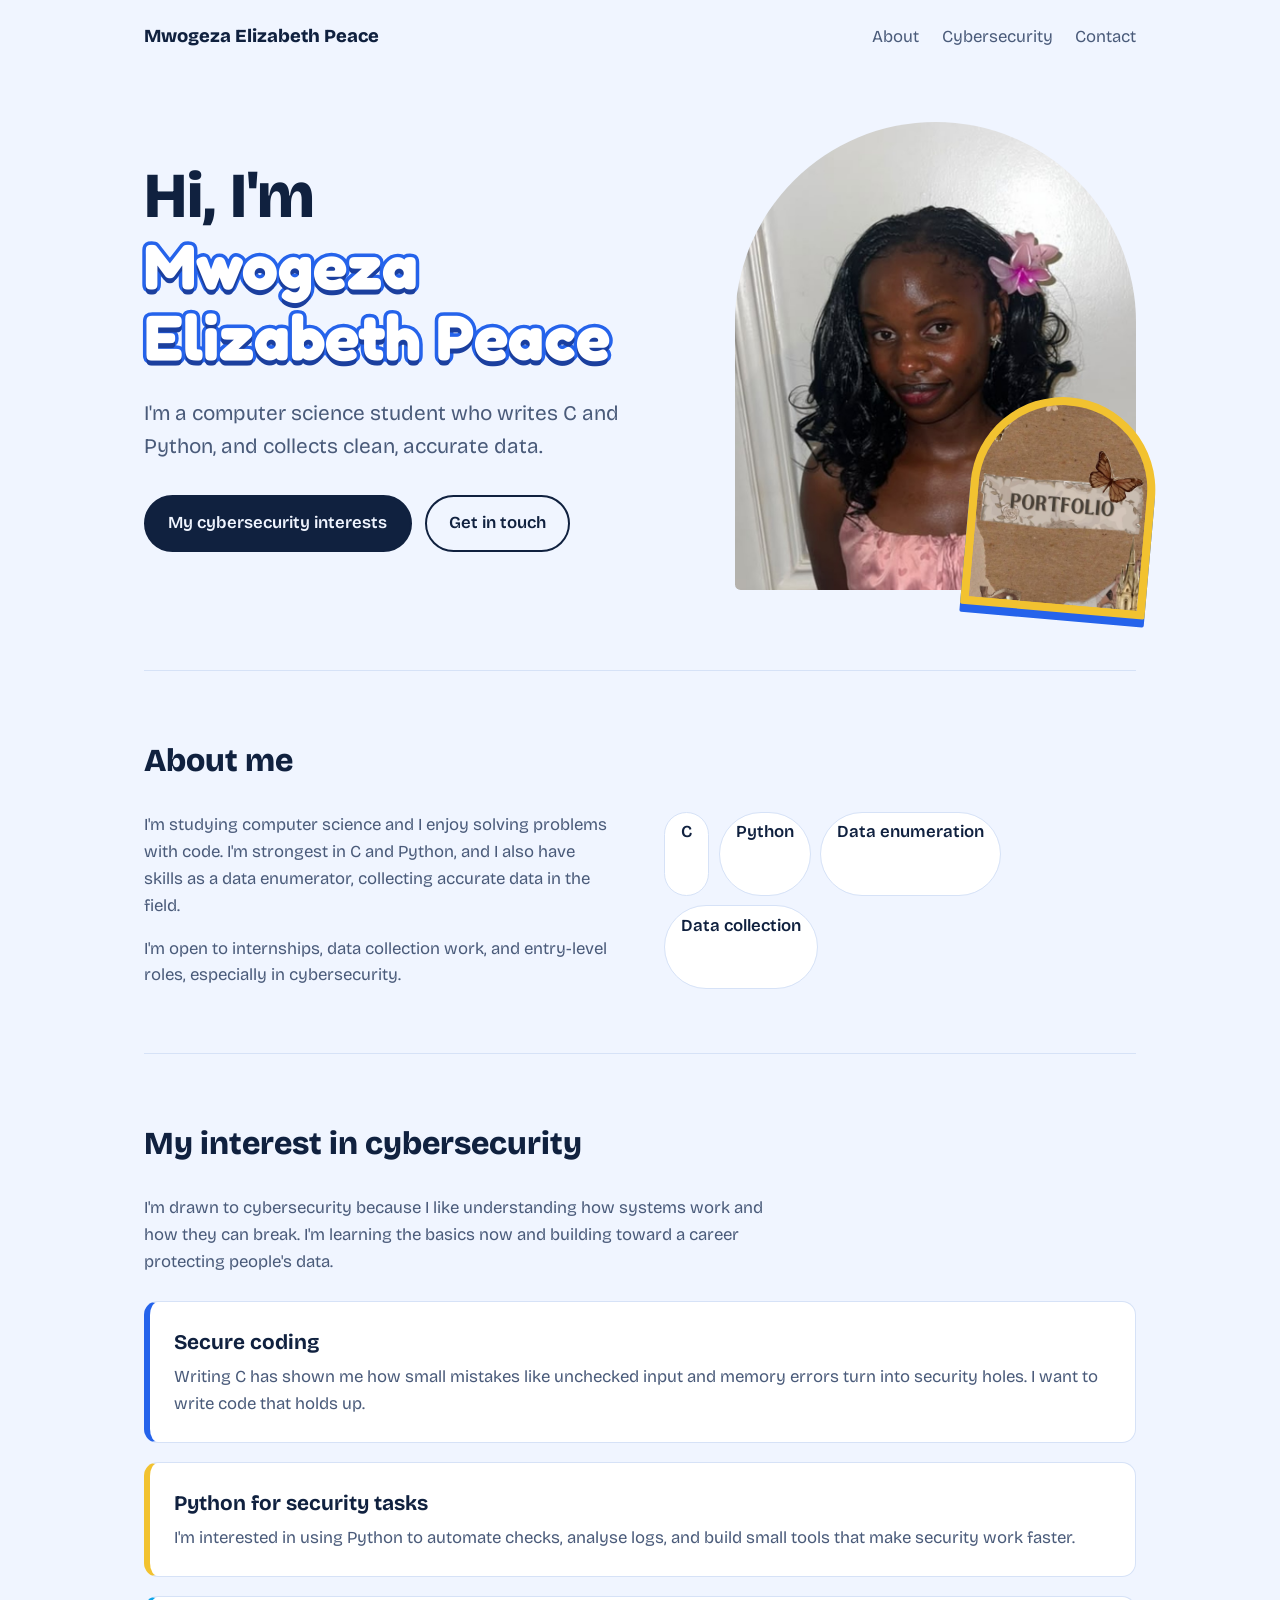
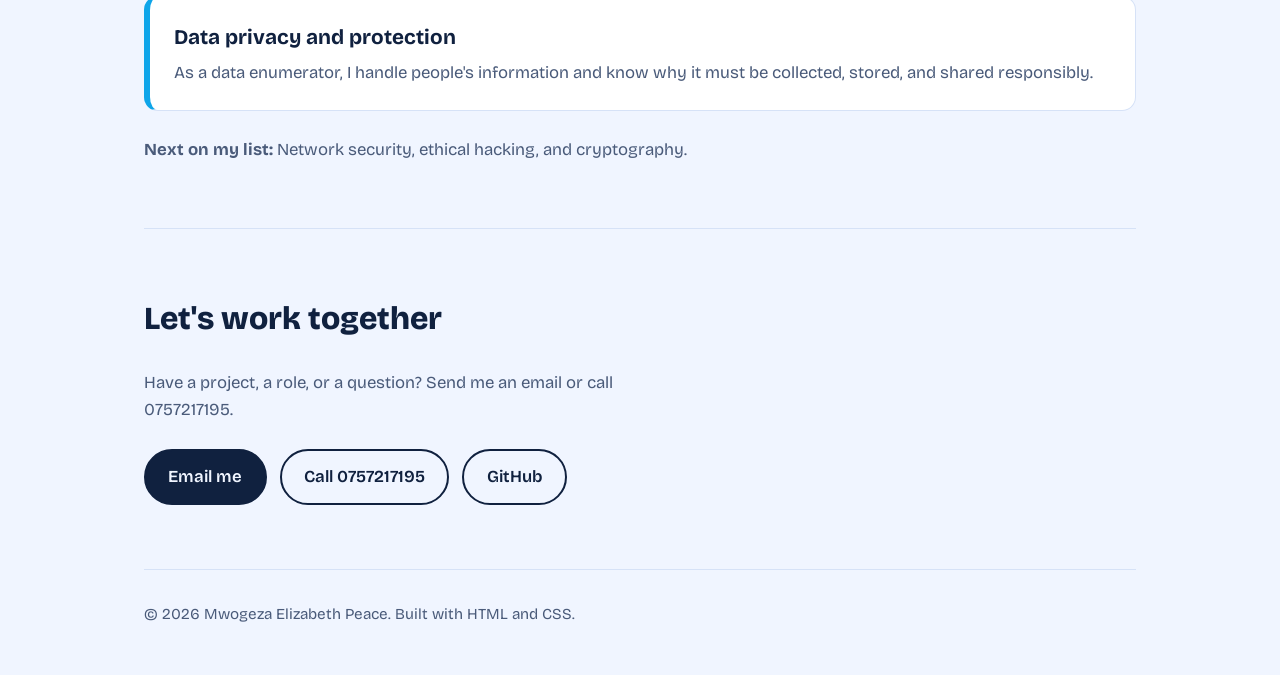
<file: index.html>
<!DOCTYPE html>
<html lang="en">
<head>
  <meta charset="utf-8">
  <meta name="viewport" content="width=device-width, initial-scale=1">

  <title>Mwogeza Elizabeth Peace | Computer Science Student</title>

  <link rel="icon" href="favicon.png">

  <link href="https://fonts.googleapis.com/css2?family=Bricolage+Grotesque:wght@400;600;800&family=Fredoka:wght@700&display=swap" rel="stylesheet">

  <link rel="stylesheet" href="style.css">
</head>

<body>
<div class="wrap">

  <!-- Navigation -->
  <nav>
    <b>Mwogeza Elizabeth Peace</b>

    <ul>
      <li><a href="#about">About</a></li>
      <li><a href="#cyber">Cybersecurity</a></li>
      <li><a href="#contact">Contact</a></li>
    </ul>
  </nav>

  <!-- Welcome section -->
  <header class="hero">
    <div>
      <h1>
        Hi, I'm
        <span class="bubble">Mwogeza Elizabeth Peace</span>
      </h1>

      <p class="lead">
        I'm a computer science student who writes C and Python,
        and collects clean, accurate data.
      </p>

      <div class="btns">
        <a class="btn main" href="#cyber">
          My cybersecurity interests
        </a>

        <a class="btn" href="#contact">
          Get in touch
        </a>
      </div>
    </div>

    <!-- Two portfolio images -->
    <div class="photo">
      <img
        src="profile_picture.jpg"
        alt="Profile picture of Mwogeza Elizabeth Peace"
        class="profile-img"
      >

      <div class="tag">
        <img
          src="portfolio_cover.jpg"
          alt="Portfolio cover of Mwogeza Elizabeth Peace"
          class="cover-img"
        >
      </div>
    </div>
  </header>

  <!-- About section -->
  <section id="about">
    <h2>About me</h2>

    <div class="about">
      <div>
        <p>
          I'm studying computer science and I enjoy solving problems
          with code. I'm strongest in C and Python, and I also have
          skills as a data enumerator, collecting accurate data in the field.
        </p>

        <p>
          I'm open to internships, data collection work, and
          entry-level roles, especially in cybersecurity.
        </p>
      </div>

      <ul class="chips">
        <li>C</li>
        <li>Python</li>
        <li>Data enumeration</li>
        <li>Data collection</li>
      </ul>
    </div>
  </section>

  <!-- Cybersecurity section -->
  <section id="cyber">
    <h2>My interest in cybersecurity</h2>

    <p class="intro">
      I'm drawn to cybersecurity because I like understanding how
      systems work and how they can break. I'm learning the basics
      now and building toward a career protecting people's data.
    </p>

    <div class="cards">

      <div class="card">
        <h3>Secure coding</h3>

        <p>
          Writing C has shown me how small mistakes like unchecked
          input and memory errors turn into security holes.
          I want to write code that holds up.
        </p>
      </div>

      <div class="card">
        <h3>Python for security tasks</h3>

        <p>
          I'm interested in using Python to automate checks,
          analyse logs, and build small tools that make security
          work faster.
        </p>
      </div>

      <div class="card">
        <h3>Data privacy and protection</h3>

        <p>
          As a data enumerator, I handle people's information
          and know why it must be collected, stored, and shared responsibly.
        </p>
      </div>

    </div>

    <p class="next">
      <b>Next on my list:</b>
      Network security, ethical hacking, and cryptography.
    </p>
  </section>

  <!-- Contact section -->
  <section id="contact" class="contact">
    <h2>Let's work together</h2>

    <p>
      Have a project, a role, or a question?
      Send me an email or call 0757217195.
    </p>

    <div class="btns">
      <a class="btn main" href="mailto:peaceeliza4@gmail.com">
        Email me
      </a>

      <a class="btn" href="tel:0757217195">
        Call 0757217195
      </a>

      <a class="btn"
         href="https://github.com/peaceeliza4-svg"
         target="_blank"
         rel="noopener noreferrer">
        GitHub
      </a>
    </div>
  </section>

  <!-- Footer -->
  <footer>
    &copy; 2026 Mwogeza Elizabeth Peace.
    Built with HTML and CSS.
  </footer>

</div>
</body>
</html>
</file>
<file: style.css>
:root{
  --bg:#f0f5ff; --ink:#10213f; --muted:#4a5b7a; --card:#ffffff;
  --blue:#2563eb; --sun:#f2c230; --sky:#0ea5e9; --line:#d6e2f7;
}
@media (prefers-color-scheme:dark){
  :root{--bg:#0c1424; --ink:#eaf1ff; --muted:#9fb2d3; --card:#14203a; --line:#24365a; --blue:#6ea0ff;}
}
*{box-sizing:border-box;margin:0}
html{scroll-behavior:smooth}
body{font-family:'Bricolage Grotesque',system-ui,sans-serif;background:var(--bg);color:var(--ink);line-height:1.6;font-size:1.05rem}
a{color:inherit}
.wrap{max-width:1040px;margin:0 auto;padding:0 1.5rem}
nav{display:flex;justify-content:space-between;align-items:center;padding:1.4rem 0}
nav b{font-weight:800;font-size:1.15rem}
nav ul{display:flex;gap:1.4rem;list-style:none;padding:0}
nav a{text-decoration:none;color:var(--muted)}
.hero{display:grid;grid-template-columns:1.15fr .85fr;gap:3rem;align-items:center;padding:3rem 0 5rem}
h1{font-size:clamp(2.3rem,6vw,4rem);line-height:1.1;font-weight:800}
.lead{font-size:1.3rem;color:var(--muted);margin:1.4rem 0 2rem;max-width:30rem}
.btns{display:flex;gap:.8rem;flex-wrap:wrap}
.btn{display:inline-block;padding:.8rem 1.4rem;border-radius:999px;font-weight:600;text-decoration:none;border:2px solid var(--ink)}
.btn.main{background:var(--ink);color:var(--bg)}
.btn:hover{background:var(--sun);color:#10213f;border-color:var(--sun)}
.photo{position:relative}
.photo img{display:block;width:100%;aspect-ratio:6/7;object-fit:cover;border-radius:999px 999px 28px 28px}
.tag{position:absolute;right:-18px;bottom:-22px;width:46%;aspect-ratio:6/7;border:8px solid var(--sun);border-radius:999px 999px 20px 20px;overflow:hidden;background:var(--sun);transform:rotate(5deg);box-shadow:0 8px 0 var(--blue)}
.tag img{width:100%;height:100%;aspect-ratio:auto;border-radius:0}
.bubble{font-family:'Fredoka',sans-serif;font-weight:700;color:#fff;-webkit-text-stroke:7px var(--blue);paint-order:stroke fill;text-shadow:0 5px 0 #1b3f9e;display:inline-block}
section{padding:4rem 0;border-top:1px solid var(--line)}
h2{font-size:2rem;font-weight:800;margin-bottom:1.6rem}
.about{display:grid;grid-template-columns:1fr 1fr;gap:3rem}
.about p{color:var(--muted)}
.about p+p{margin-top:1rem}
.chips{display:flex;flex-wrap:wrap;gap:.6rem;list-style:none;padding:0}
.chips li{padding:.4rem 1rem;border-radius:999px;background:var(--card);border:1px solid var(--line);font-weight:600}
.intro{color:var(--muted);max-width:40rem;margin-bottom:1.6rem}
.next{color:var(--muted);margin-top:1.6rem}
.cards{display:grid;gap:1.2rem}
.card{background:var(--card);border:1px solid var(--line);border-left:6px solid var(--blue);border-radius:14px;padding:1.5rem}
.card:nth-child(2){border-left-color:var(--sun)}
.card:nth-child(3){border-left-color:var(--sky)}
.card h3{font-size:1.3rem}
.card p{color:var(--muted);margin-top:.3rem}
.contact p{color:var(--muted);max-width:32rem;margin-bottom:1.6rem}
footer{padding:2rem 0 3rem;color:var(--muted);border-top:1px solid var(--line);font-size:.95rem}
@media (max-width:760px){
  .hero,.about{grid-template-columns:1fr}
  .photo{order:-1;max-width:320px}
  nav{flex-wrap:wrap;gap:.6rem}
  nav ul{gap:1rem}
}
</file>
